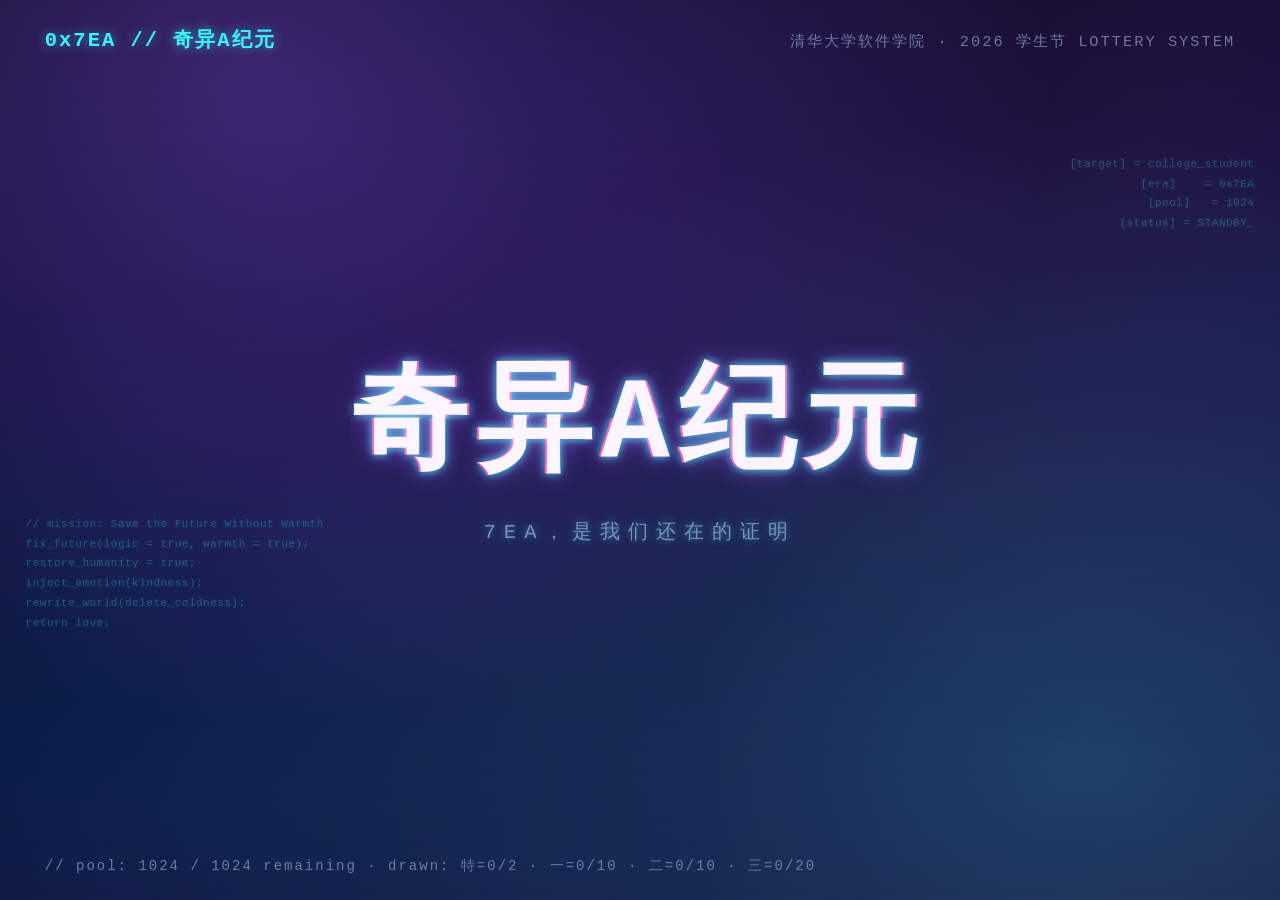
<file: index.html>
<!DOCTYPE html>
<html lang="zh-CN">
<head>
<meta charset="UTF-8">
<title>0x7EA · 奇异A纪元 抽奖系统</title>
<link rel="stylesheet" href="css/base.css">
<link rel="stylesheet" href="css/lottery.css">
</head>
<body>
<div class="code-deco left">
// mission: Save the Future Without Warmth
fix_future(logic = true, warmth = true);
restore_humanity = true;
inject_emotion(kindness);
rewrite_world(delete_coldness);
return love;
</div>
<div class="code-deco right">
[target] = college_student
[era]    = 0x7EA
[pool]   = 1024
[status] = STANDBY_
</div>

<div class="page">
  <div class="topbar">
    <span class="brand">0x7EA // 奇异A纪元</span>
    <span class="subtitle">清华大学软件学院 · 2026 学生节 LOTTERY SYSTEM</span>
  </div>

  <div class="hero hero-simple">
    <h1 class="glitch title-main" data-text="奇异A纪元">奇异A纪元</h1>
    <div class="title-sub">7EA，是我们还在的证明</div>
  </div>

  <div class="statusbar">
    <span id="pool-status">// pool: loading...</span>
    <span class="hint">&nbsp;</span>
  </div>
</div>

<script src="js/hex.js"></script>
<script src="js/state.js"></script>
<script src="js/manual.js"></script>
<script>
  function updateStatus() {
    const total = 1024;
    const remain = State.remaining();
    const grand = State.count('grand');
    const first = State.count('first');
    const second = State.count('second');
    const third = State.count('third');
    document.getElementById('pool-status').textContent =
      `// pool: ${remain} / ${total} remaining · drawn: 特=${grand}/2 · 一=${first}/10 · 二=${second}/10 · 三=${third}/20`;
  }
  updateStatus();
  window.addEventListener('storage', updateStatus);
  window.addEventListener('focus', updateStatus);

  Manual.init([
    { keys: ['0'], desc: '进入特等奖抽奖' },
    { keys: ['1'], desc: '进入一等奖抽奖（十连）' },
    { keys: ['2'], desc: '进入二等奖抽奖（十连）' },
    { keys: ['3'], desc: '进入三等奖抽奖（十连）' },
    { keys: ['A'], desc: '进入历史记录（后台管理 / 导出 / 重置）' },
    { keys: ['H'], desc: '显示本手册（再按一次关闭）' },
  ], [
    {
      title: '特等奖流程 · 共 2 名（每名 1 次）',
      steps: [
        '主页 <kbd>0</kbd> → 进入特等奖页',
        '<kbd>Space</kbd> 开始方向滚动 → 再按 <kbd>Space</kbd> 定格「前/后」，之后自动进入年份阶段',
        '<kbd>Space</kbd> 开始年份滚动 → 再按 <kbd>Space</kbd> 定格三位十六进制（号码自动入库）',
        '<kbd>Enter</kbd> 进入归零过渡，准备抽第 2 名',
        '重复一次以上步骤，2 名特等奖完成',
      ],
    },
    {
      title: '一等奖流程 · 共 10 名（1 轮十连）',
      steps: [
        '主页 <kbd>1</kbd> → 进入一等奖十连页',
        '<kbd>Space</kbd> 开始滚动（10 格同时）→ 再按 <kbd>Space</kbd> 依次定格',
        '<kbd>Enter</kbd> 归档本轮 10 个号码，过渡归零，一等奖完成',
      ],
    },
    {
      title: '二等奖流程 · 共 10 名（1 轮十连）',
      steps: [
        '主页 <kbd>2</kbd> → 进入二等奖十连页',
        '<kbd>Space</kbd> 开始滚动（10 格同时）→ 再按 <kbd>Space</kbd> 依次定格',
        '<kbd>Enter</kbd> 归档本轮 10 个号码，过渡归零，二等奖完成',
      ],
    },
    {
      title: '三等奖流程 · 共 20 名（2 轮十连，编号 01-20 累计）',
      steps: [
        '主页 <kbd>3</kbd> → 进入三等奖十连页（本轮编号 01-10）',
        '<kbd>Space</kbd> 开始 → <kbd>Space</kbd> 定格 → <kbd>Enter</kbd> 归档',
        '过渡归零后自动进入下一轮（编号 11-20），合计 20 人',
      ],
    },
    {
      title: '其他',
      steps: [
        '<kbd>A</kbd> 任意时刻进入历史记录 / 导出 CSV / 重置',
        '历史页 <kbd>B</kbd> 返回主页；<kbd>H</kbd> 打开本手册',
      ],
    },
  ]);

  document.addEventListener('keydown', (e) => {
    if (e.key === '0') location.href = 'draw-single.html';
    else if (e.key === '1') location.href = 'draw-ten.html?prize=first';
    else if (e.key === '2') location.href = 'draw-ten.html?prize=second';
    else if (e.key === '3') location.href = 'draw-ten.html?prize=third';
    else if (e.key === 'a' || e.key === 'A') location.href = 'admin.html';
  });
</script>
</body>
</html>
</file>
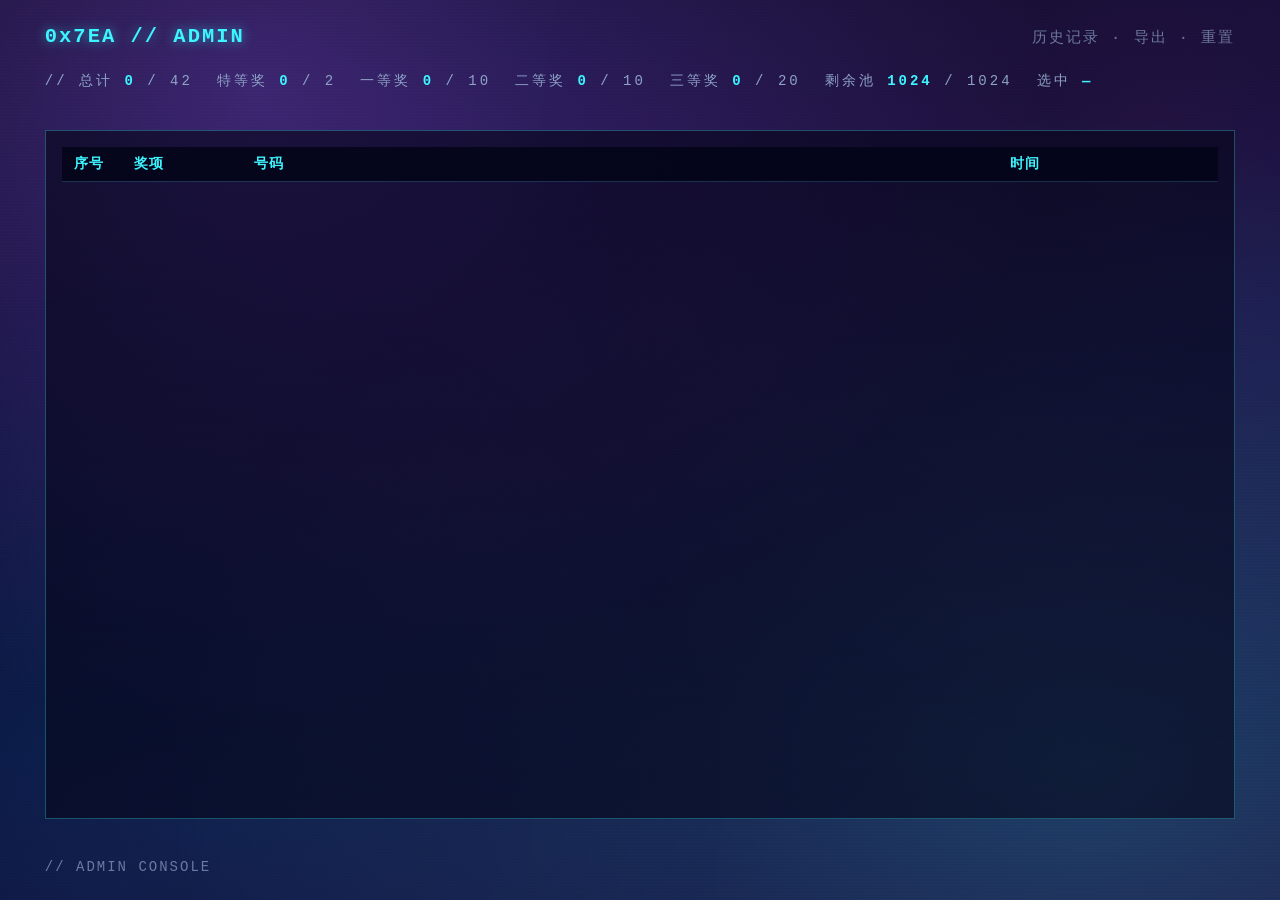
<file: admin.html>
<!DOCTYPE html>
<html lang="zh-CN">
<head>
<meta charset="UTF-8">
<title>历史 · 后台 · 0x7EA</title>
<link rel="stylesheet" href="css/base.css">
<link rel="stylesheet" href="css/lottery.css">
<style>
  html, body { overflow: auto; }
  .page { height: auto; min-height: 100vh; }
</style>
</head>
<body>

<div class="page">
  <div class="topbar">
    <span class="brand">0x7EA // ADMIN</span>
    <span class="subtitle">历史记录 · 导出 · 重置</span>
  </div>

  <div class="summary" id="summary" style="margin: 24px 0;"></div>

  <div class="history">
    <table>
      <thead>
        <tr>
          <th style="width: 60px;">序号</th>
          <th style="width: 120px;">奖项</th>
          <th>号码</th>
          <th style="width: 220px;">时间</th>
        </tr>
      </thead>
      <tbody id="tbody"></tbody>
    </table>
  </div>

  <div class="statusbar">
    <span>// ADMIN CONSOLE</span>
    <span class="hint">&nbsp;</span>
  </div>
</div>

<div class="toast" id="toast"></div>

<script src="js/hex.js"></script>
<script src="js/state.js"></script>
<script src="js/manual.js"></script>
<script>
  const PRIZE_NAMES = { grand: '特等奖', first: '一等奖', second: '二等奖', third: '三等奖' };
  const PRIZE_CLASS = { grand: 'prize-grand', first: 'prize-first', second: 'prize-second', third: 'prize-third' };

  let selectedIdx = -1;

  function render() {
    const records = State.load();
    const tbody = document.getElementById('tbody');
    tbody.innerHTML = '';

    if (records.length === 0) {
      selectedIdx = -1;
    } else if (selectedIdx < 0 || selectedIdx >= records.length) {
      selectedIdx = Math.max(0, Math.min(selectedIdx, records.length - 1));
      if (records.length > 0 && selectedIdx < 0) selectedIdx = 0;
    }

    records.forEach((r, i) => {
      const tr = document.createElement('tr');
      if (i === selectedIdx) tr.classList.add('selected');
      const hex = '0x' + r.hex.toString(16).toUpperCase().padStart(3, '0');
      const era = r.era === 'BC' ? '公元前' : '公元后';
      tr.innerHTML = `
        <td>${i + 1}</td>
        <td class="${PRIZE_CLASS[r.prize] || ''}">${PRIZE_NAMES[r.prize] || r.prize}</td>
        <td>${era} ${hex} 纪元</td>
        <td>${new Date(r.time).toLocaleString('zh-CN')}</td>
      `;
      tr.addEventListener('click', () => { selectedIdx = i; render(); });
      tbody.appendChild(tr);
    });

    const grand = State.count('grand');
    const first = State.count('first');
    const second = State.count('second');
    const third = State.count('third');
    const total = State.count();
    document.getElementById('summary').innerHTML = `
      <span>// 总计 <strong>${total}</strong> / 42</span>
      <span>特等奖 <strong>${grand}</strong> / 2</span>
      <span>一等奖 <strong>${first}</strong> / 10</span>
      <span>二等奖 <strong>${second}</strong> / 10</span>
      <span>三等奖 <strong>${third}</strong> / 20</span>
      <span>剩余池 <strong>${State.remaining()}</strong> / 1024</span>
      <span>选中 <strong>${selectedIdx >= 0 ? '#' + (selectedIdx + 1) : '—'}</strong></span>
    `;

    // 滚动选中行到可见区域
    if (selectedIdx >= 0) {
      const row = tbody.children[selectedIdx];
      if (row) row.scrollIntoView({ block: 'nearest', behavior: 'smooth' });
    }
  }

  function showToast(msg, danger) {
    const toast = document.getElementById('toast');
    toast.textContent = msg;
    toast.className = 'toast show' + (danger ? ' danger' : '');
    clearTimeout(showToast._t);
    showToast._t = setTimeout(() => toast.className = 'toast', 1800);
  }

  function exportCSV() {
    const records = State.load();
    if (!records.length) return showToast('暂无记录可导出', true);
    const csv = '﻿' + State.toCSV();
    const blob = new Blob([csv], { type: 'text/csv;charset=utf-8' });
    const a = document.createElement('a');
    a.href = URL.createObjectURL(blob);
    a.download = `lottery-0x7EA-${new Date().toISOString().slice(0,10)}.csv`;
    a.click();
    URL.revokeObjectURL(a.href);
    showToast('已导出 CSV');
  }

  function deleteSelected() {
    const records = State.load();
    if (!records.length) return showToast('暂无记录', true);
    if (selectedIdx < 0 || selectedIdx >= records.length) return showToast('请先用 ↑↓ 选择一条', true);
    const r = records[selectedIdx];
    const hex = '0x' + r.hex.toString(16).toUpperCase().padStart(3, '0');
    const era = r.era === 'BC' ? '公元前' : '公元后';
    const name = `${PRIZE_NAMES[r.prize]} · ${era} ${hex} 纪元`;
    if (!confirm(`确认删除第 ${selectedIdx + 1} 条？\n\n${name}`)) return;
    State.remove(selectedIdx);
    // 保持选中位置：删除后索引不变（会自动落到原位置的下一条）
    render();
    showToast('已删除');
  }

  function resetAll() {
    if (!State.load().length) return showToast('已是空状态', true);
    if (!confirm('确认重置所有抽奖记录？此操作不可撤销。')) return;
    if (!confirm('再次确认 · 所有中奖号码将被清除。继续？')) return;
    State.reset();
    selectedIdx = -1;
    render();
    showToast('已重置');
  }

  function moveSelection(delta) {
    const records = State.load();
    if (!records.length) return;
    if (selectedIdx < 0) selectedIdx = delta > 0 ? 0 : records.length - 1;
    else selectedIdx = Math.max(0, Math.min(records.length - 1, selectedIdx + delta));
    render();
  }

  Manual.init([
    { keys: ['↑'], desc: '选择上一条' },
    { keys: ['↓'], desc: '选择下一条' },
    { keys: ['Home'], desc: '选择第一条' },
    { keys: ['End'], desc: '选择最后一条' },
    { keys: ['D'], desc: '删除当前选中条目（二次确认）' },
    { keys: ['Delete'], desc: '同上' },
    { keys: ['E'], desc: '导出 CSV 到下载目录' },
    { keys: ['R'], desc: '重置全部（两次确认）' },
    { keys: ['B'], desc: '返回主页' },
    { keys: ['H'], desc: '显示本手册（再按一次关闭）' },
  ]);

  document.addEventListener('keydown', (e) => {
    if (e.key === 'ArrowUp')   { e.preventDefault(); moveSelection(-1); }
    else if (e.key === 'ArrowDown') { e.preventDefault(); moveSelection(1); }
    else if (e.key === 'Home') { e.preventDefault(); selectedIdx = 0; render(); }
    else if (e.key === 'End')  { e.preventDefault(); selectedIdx = State.load().length - 1; render(); }
    else if (e.key === 'd' || e.key === 'D' || e.key === 'Delete' || e.key === 'Backspace') {
      e.preventDefault(); deleteSelected();
    }
    else if (e.key === 'e' || e.key === 'E') { e.preventDefault(); exportCSV(); }
    else if (e.key === 'r' || e.key === 'R') { e.preventDefault(); resetAll(); }
    else if (e.key === 'b' || e.key === 'B') location.href = 'index.html';
  });

  // 默认选中第一条
  if (State.load().length > 0) selectedIdx = 0;
  render();
</script>
</body>
</html>
</file>
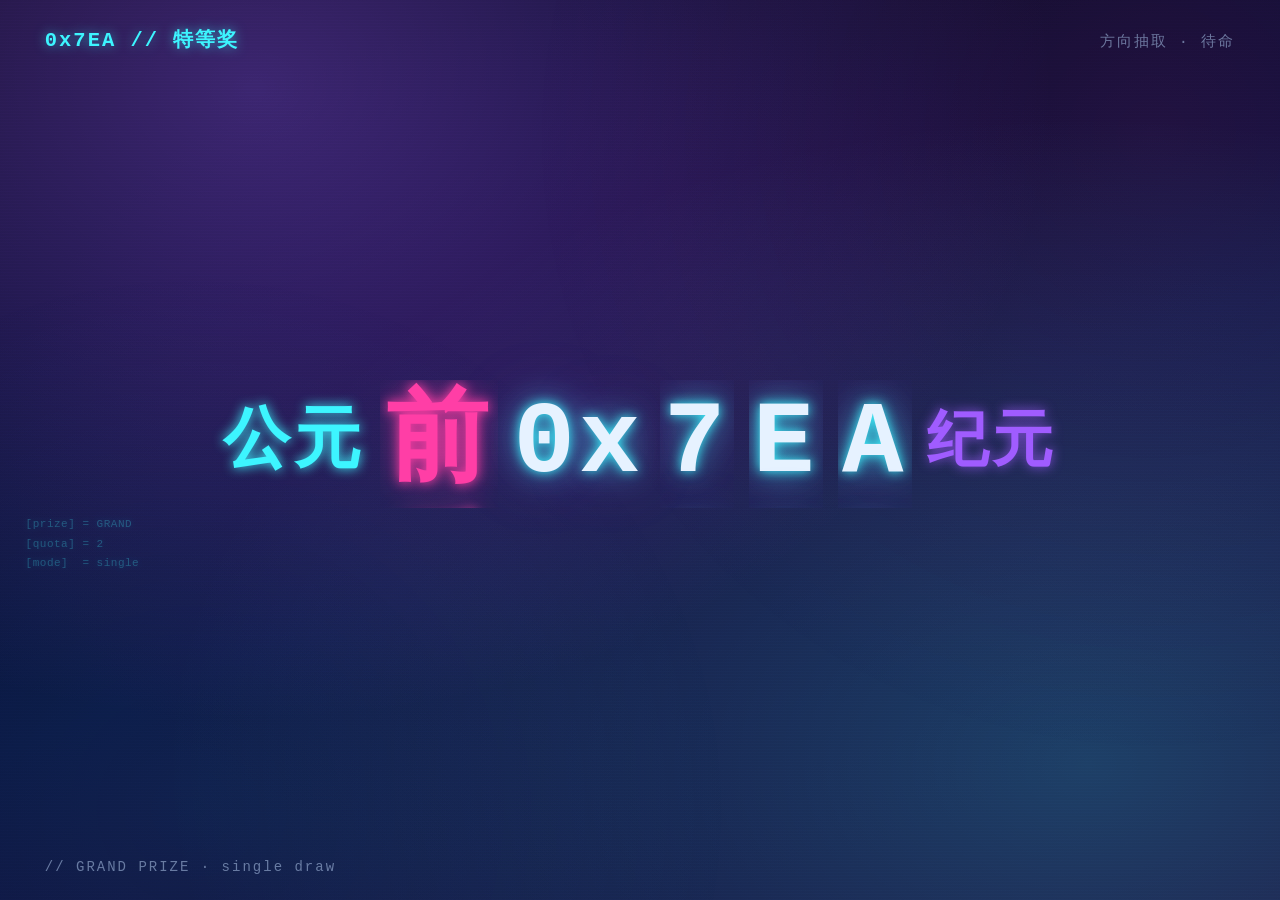
<file: draw-single.html>
<!DOCTYPE html>
<html lang="zh-CN">
<head>
<meta charset="UTF-8">
<title>抽 · 特等奖 · 0x7EA</title>
<link rel="stylesheet" href="css/base.css">
<link rel="stylesheet" href="css/lottery.css">
</head>
<body>
<div class="code-deco left">
[prize] = GRAND
[quota] = 2
[mode]  = single
</div>

<div class="page">
  <div class="topbar">
    <span class="brand">0x7EA // 特等奖</span>
    <span class="subtitle" id="stage-hint">待命</span>
  </div>

  <div class="hero">
    <div class="number-display">
      <span class="prefix">公元</span>
      <span class="era-reel" id="era-reel"></span>
      <span>0x</span>
      <span class="hex-reel" id="hex-0"></span>
      <span class="hex-reel" id="hex-1"></span>
      <span class="hex-reel" id="hex-2"></span>
      <span class="suffix">纪元</span>
    </div>
  </div>

  <div class="statusbar">
    <span>// GRAND PRIZE · single draw</span>
    <span class="hint">&nbsp;</span>
  </div>
</div>

<div class="confetti" id="confetti"></div>
<div class="toast" id="toast"></div>

<script src="js/hex.js"></script>
<script src="js/state.js"></script>
<script src="js/roller.js"></script>
<script src="js/manual.js"></script>
<script src="js/single.js"></script>
<script>
  Manual.init([
    { keys: ['Space'], desc: '开始 / 停止滚动（方向完成后自动进入年份阶段）' },
    { keys: ['Enter'], desc: '年份完成后：过渡归零，抽下一名' },
    { keys: ['A'], desc: '进入历史记录（后台管理 / 导出 / 重置）' },
    { keys: ['B'], desc: '返回主页' },
    { keys: ['H'], desc: '显示本手册（再按一次关闭）' },
  ], [
    {
      title: '特等奖抽取步骤（每名）',
      steps: [
        '<kbd>Space</kbd> 开始方向滚动',
        '<kbd>Space</kbd> 定格「前/后」（自动进入年份阶段）',
        '<kbd>Space</kbd> 开始年份滚动',
        '<kbd>Space</kbd> 定格三位十六进制 → 号码自动入库',
        '<kbd>Enter</kbd> 过渡归零，准备下一名',
      ],
    },
  ]);
</script>
</body>
</html>
</file>
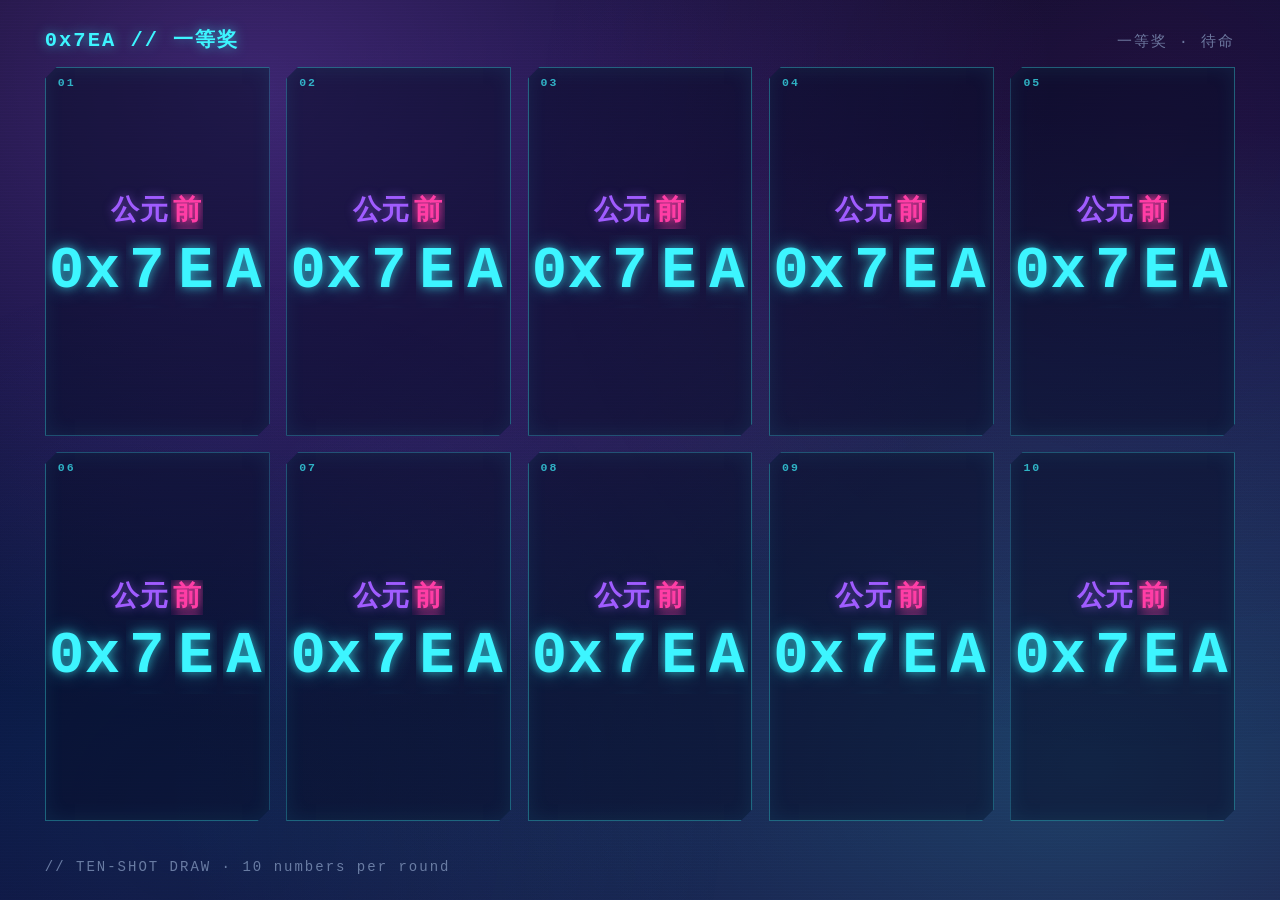
<file: draw-ten.html>
<!DOCTYPE html>
<html lang="zh-CN">
<head>
<meta charset="UTF-8">
<title>十连抽 · 0x7EA</title>
<link rel="stylesheet" href="css/base.css">
<link rel="stylesheet" href="css/lottery.css">
</head>
<body>

<div class="page">
  <div class="topbar">
    <span class="brand">0x7EA // <span id="prize-label">十连抽</span></span>
    <span class="subtitle" id="stage-hint">待命</span>
  </div>

  <div class="grid-10" id="grid"></div>

  <div class="statusbar">
    <span>// TEN-SHOT DRAW · 10 numbers per round</span>
    <span class="hint">&nbsp;</span>
  </div>
</div>

<div class="toast" id="toast"></div>

<script src="js/hex.js"></script>
<script src="js/state.js"></script>
<script src="js/roller.js"></script>
<script src="js/manual.js"></script>
<script src="js/ten.js"></script>
<script>
  Manual.init([
    { keys: ['Space'], desc: '开始 / 停止滚动（10 格同时）' },
    { keys: ['Enter'], desc: '停止后：确认并归档本轮 10 个号码（归零过渡）' },
    { keys: ['A'], desc: '进入历史记录（后台管理 / 导出 / 重置）' },
    { keys: ['B'], desc: '返回主页' },
    { keys: ['H'], desc: '显示本手册（再按一次关闭）' },
  ], [
    {
      title: '十连抽流程（每轮）',
      steps: [
        '<kbd>Space</kbd> 开始 10 格同时滚动',
        '<kbd>Space</kbd> 所有格依次定格',
        '<kbd>Enter</kbd> 归档本轮 10 个号码 → 过渡归零',
      ],
    },
    {
      title: '一等奖共 10 名（1 轮）',
      steps: [
        '本页完成 1 轮十连 → 一等奖完成',
      ],
    },
    {
      title: '二等奖共 10 名（1 轮）',
      steps: [
        '本页完成 1 轮十连 → 二等奖完成',
      ],
    },
    {
      title: '三等奖共 20 名（2 轮，编号 01-20 累计）',
      steps: [
        '第 1 轮：编号 01-10',
        '过渡归零后自动进入第 2 轮：编号 11-20',
      ],
    },
  ]);
</script>
</body>
</html>
</file>
<file: css/base.css>
/* css/base.css — 全局变量、背景、字体、标题、按钮 */

:root {
  --bg-0: #05061a;
  --bg-1: #0a1140;
  --bg-2: #1a0a3a;
  --neon-cyan: #3df5ff;
  --neon-cyan-soft: rgba(61, 245, 255, 0.55);
  --neon-violet: #a05cff;
  --neon-pink: #ff3ea6;
  --text: #e6f2ff;
  --text-dim: #8ea3c8;
  --danger: #ff5577;
  --mono: "JetBrains Mono", "Fira Code", "SF Mono", Menlo, Consolas, "Liberation Mono", monospace;
  --sans: -apple-system, "PingFang SC", "Microsoft YaHei", "Segoe UI", sans-serif;
}

* { box-sizing: border-box; margin: 0; padding: 0; }

html, body {
  width: 100%;
  height: 100%;
  font-family: var(--sans);
  color: var(--text);
  background: var(--bg-0);
  overflow: hidden;
}

body {
  background:
    radial-gradient(ellipse at 20% 10%, rgba(160, 92, 255, 0.35), transparent 55%),
    radial-gradient(ellipse at 85% 85%, rgba(61, 245, 255, 0.22), transparent 60%),
    radial-gradient(ellipse at 50% 50%, rgba(26, 10, 58, 0.9), transparent 70%),
    linear-gradient(160deg, var(--bg-0) 0%, var(--bg-1) 55%, var(--bg-2) 100%);
  min-height: 100vh;
  position: relative;
}

/* 扫描线 + 噪点覆盖层 */
body::before {
  content: '';
  position: fixed;
  inset: 0;
  pointer-events: none;
  background-image: repeating-linear-gradient(
    0deg,
    rgba(255, 255, 255, 0.03) 0px,
    rgba(255, 255, 255, 0.03) 1px,
    transparent 1px,
    transparent 3px
  );
  mix-blend-mode: overlay;
  z-index: 1;
}

body::after {
  content: '';
  position: fixed;
  inset: 0;
  pointer-events: none;
  background:
    radial-gradient(circle at 15% 90%, rgba(61, 245, 255, 0.08), transparent 40%),
    radial-gradient(circle at 90% 15%, rgba(255, 62, 166, 0.1), transparent 45%);
  z-index: 1;
}

/* 漂浮代码碎片 */
.code-deco {
  position: fixed;
  font-family: var(--mono);
  font-size: 11px;
  color: var(--neon-cyan);
  opacity: 0.28;
  letter-spacing: 0.5px;
  line-height: 1.8;
  pointer-events: none;
  z-index: 1;
  white-space: pre;
  text-shadow: 0 0 6px var(--neon-cyan-soft);
}
.code-deco.left { left: 2vw; top: 55vh; }
.code-deco.right { right: 2vw; top: 15vh; text-align: right; }

/* 页面容器（针对 9:5 / 1800×1000 投影屏设计，视口按 vw/vh 自适应） */
.page {
  position: relative;
  width: 100%;
  height: 100vh;
  z-index: 2;
  display: flex;
  flex-direction: column;
  padding: clamp(20px, 2.8vh, 40px) clamp(28px, 3.5vw, 64px);
}

/* 顶栏 */
.topbar {
  display: flex;
  align-items: baseline;
  justify-content: space-between;
  font-family: var(--mono);
  color: var(--text-dim);
  font-size: clamp(12px, 1.2vw, 16px);
  letter-spacing: 2px;
}
.topbar .brand {
  color: var(--neon-cyan);
  font-weight: 700;
  font-size: clamp(16px, 1.6vw, 22px);
  text-shadow: 0 0 12px var(--neon-cyan-soft);
}
.topbar .subtitle {
  opacity: 0.7;
}

/* 主标题 — 故障字效 */
.hero {
  flex: 1;
  display: flex;
  flex-direction: column;
  align-items: center;
  justify-content: center;
  gap: clamp(24px, 4vh, 48px);
  text-align: center;
}

.glitch {
  position: relative;
  font-family: var(--mono);
  font-weight: 800;
  letter-spacing: 0.08em;
  color: var(--text);
  text-shadow:
    0 0 10px var(--neon-cyan-soft),
    0 0 24px rgba(160, 92, 255, 0.35);
}
.glitch::before,
.glitch::after {
  content: attr(data-text);
  position: absolute;
  inset: 0;
  overflow: hidden;
  color: var(--neon-pink);
  mix-blend-mode: screen;
  pointer-events: none;
}
.glitch::before {
  transform: translate(2px, 0);
  clip-path: inset(0 0 50% 0);
  animation: glitch-a 3.2s infinite steps(1);
}
.glitch::after {
  transform: translate(-2px, 0);
  clip-path: inset(50% 0 0 0);
  animation: glitch-b 2.7s infinite steps(1);
}
@keyframes glitch-a {
  0%, 92%, 100% { transform: translate(2px, 0); }
  93% { transform: translate(-3px, 1px); }
  94% { transform: translate(4px, -1px); }
  95% { transform: translate(-2px, 2px); }
}
@keyframes glitch-b {
  0%, 90%, 100% { transform: translate(-2px, 0); }
  91% { transform: translate(3px, -1px); }
  92% { transform: translate(-4px, 2px); }
  93% { transform: translate(1px, 1px); }
}

.title-main {
  font-size: clamp(40px, 7vw, 108px);
}
.title-sub {
  font-family: var(--mono);
  color: var(--text-dim);
  font-size: clamp(14px, 1.6vw, 22px);
  letter-spacing: 6px;
  text-shadow: 0 0 8px var(--neon-cyan-soft);
}

/* 按钮 */
.btn-row {
  display: flex;
  gap: clamp(16px, 2vw, 32px);
  flex-wrap: wrap;
  justify-content: center;
}

.btn {
  font-family: var(--mono);
  font-weight: 700;
  font-size: clamp(14px, 1.3vw, 18px);
  letter-spacing: 4px;
  color: var(--neon-cyan);
  background: rgba(8, 14, 40, 0.6);
  border: 1px solid var(--neon-cyan);
  padding: clamp(14px, 1.6vh, 20px) clamp(24px, 3vw, 44px);
  cursor: pointer;
  position: relative;
  transition: all 0.18s ease;
  text-decoration: none;
  text-transform: uppercase;
  box-shadow:
    inset 0 0 12px rgba(61, 245, 255, 0.15),
    0 0 18px rgba(61, 245, 255, 0.2);
  clip-path: polygon(10px 0, 100% 0, 100% calc(100% - 10px), calc(100% - 10px) 100%, 0 100%, 0 10px);
}
.btn:hover:not(:disabled) {
  background: rgba(61, 245, 255, 0.12);
  box-shadow:
    inset 0 0 20px rgba(61, 245, 255, 0.35),
    0 0 32px rgba(61, 245, 255, 0.55);
  transform: translateY(-2px);
}
.btn:active:not(:disabled) {
  transform: translateY(0);
}
.btn:disabled {
  opacity: 0.35;
  cursor: not-allowed;
}
.btn.primary {
  color: var(--bg-0);
  background: var(--neon-cyan);
  border-color: var(--neon-cyan);
  text-shadow: 0 0 4px rgba(0,0,0,0.4);
}
.btn.primary:hover:not(:disabled) {
  background: #6dfaff;
  box-shadow: 0 0 40px var(--neon-cyan), inset 0 0 20px rgba(255,255,255,0.4);
}
.btn.violet {
  color: var(--neon-violet);
  border-color: var(--neon-violet);
  box-shadow: inset 0 0 12px rgba(160, 92, 255, 0.2), 0 0 18px rgba(160, 92, 255, 0.3);
}
.btn.violet:hover:not(:disabled) {
  background: rgba(160, 92, 255, 0.15);
  box-shadow: inset 0 0 24px rgba(160, 92, 255, 0.4), 0 0 32px var(--neon-violet);
}
.btn.danger {
  color: var(--danger);
  border-color: var(--danger);
  box-shadow: inset 0 0 12px rgba(255, 85, 119, 0.2), 0 0 18px rgba(255, 85, 119, 0.3);
}

/* 底部状态栏 */
.statusbar {
  display: flex;
  justify-content: space-between;
  font-family: var(--mono);
  color: var(--text-dim);
  font-size: clamp(11px, 1.1vw, 14px);
  letter-spacing: 2px;
  margin-top: 24px;
  opacity: 0.7;
}
.statusbar .hint {
  color: var(--neon-cyan);
}

/* 提示条 */
.toast {
  position: fixed;
  bottom: 8vh;
  left: 50%;
  transform: translateX(-50%);
  background: rgba(5, 6, 26, 0.9);
  border: 1px solid var(--neon-cyan);
  color: var(--neon-cyan);
  font-family: var(--mono);
  padding: 14px 28px;
  letter-spacing: 3px;
  z-index: 100;
  box-shadow: 0 0 30px rgba(61, 245, 255, 0.4);
  opacity: 0;
  transition: opacity 0.3s;
  pointer-events: none;
}
.toast.show { opacity: 1; }
.toast.danger { border-color: var(--danger); color: var(--danger); box-shadow: 0 0 30px rgba(255, 85, 119, 0.4); }

/* === 快捷键手册弹层 === */
.manual-overlay {
  position: fixed;
  inset: 0;
  background: rgba(5, 6, 26, 0.92);
  backdrop-filter: blur(8px);
  z-index: 200;
  display: flex;
  align-items: center;
  justify-content: center;
  opacity: 0;
  pointer-events: none;
  transition: opacity 0.18s ease;
}
.manual-overlay.show {
  opacity: 1;
  pointer-events: auto;
}
.manual-panel {
  background: rgba(8, 14, 40, 0.95);
  border: 1px solid var(--neon-cyan);
  box-shadow: 0 0 60px rgba(61, 245, 255, 0.35), inset 0 0 30px rgba(61, 245, 255, 0.1);
  padding: clamp(28px, 4vh, 48px) clamp(40px, 5vw, 72px);
  min-width: 520px;
  max-width: 760px;
  max-height: 86vh;
  overflow-y: auto;
  clip-path: polygon(16px 0, 100% 0, 100% calc(100% - 16px), calc(100% - 16px) 100%, 0 100%, 0 16px);
}
.manual-title {
  font-family: var(--mono);
  font-weight: 800;
  font-size: clamp(18px, 2vw, 26px);
  color: var(--neon-cyan);
  letter-spacing: 6px;
  margin-bottom: 24px;
  text-shadow: 0 0 12px var(--neon-cyan-soft);
  text-align: center;
}
.manual-table {
  width: 100%;
  border-collapse: collapse;
  font-family: var(--mono);
}
.manual-table tr {
  border-bottom: 1px dashed rgba(61, 245, 255, 0.15);
}
.manual-table tr:last-child { border-bottom: none; }
.manual-table td {
  padding: 10px 0;
  font-size: clamp(13px, 1.1vw, 16px);
}
.manual-table .manual-keys {
  white-space: nowrap;
  padding-right: 32px;
}
.manual-table .manual-keys .sep {
  color: var(--text-dim);
  margin: 0 2px;
  font-size: 0.85em;
}
.manual-table .manual-desc {
  color: var(--text);
  letter-spacing: 2px;
}
.manual-panel kbd {
  display: inline-block;
  font-family: var(--mono);
  font-weight: 700;
  font-size: 0.95em;
  color: var(--neon-cyan);
  background: rgba(61, 245, 255, 0.1);
  border: 1px solid var(--neon-cyan);
  padding: 3px 10px;
  margin: 0 2px;
  box-shadow: 0 0 10px rgba(61, 245, 255, 0.3), inset 0 0 6px rgba(61, 245, 255, 0.15);
  letter-spacing: 1px;
  min-width: 28px;
  text-align: center;
}
.manual-footer {
  font-family: var(--mono);
  color: var(--text-dim);
  text-align: center;
  margin-top: 24px;
  font-size: 13px;
  letter-spacing: 3px;
  opacity: 0.7;
}

.manual-section {
  margin-top: 22px;
  padding-top: 16px;
  border-top: 1px dashed rgba(61, 245, 255, 0.25);
  font-family: var(--mono);
}
.manual-section-title {
  color: var(--neon-cyan);
  font-weight: 700;
  letter-spacing: 4px;
  font-size: clamp(13px, 1.1vw, 16px);
  margin-bottom: 10px;
  text-shadow: 0 0 8px var(--neon-cyan-soft);
}
.manual-section-list {
  padding-left: 22px;
  color: var(--text);
  line-height: 1.7;
  font-size: clamp(12px, 1vw, 14px);
  letter-spacing: 1px;
}
.manual-section-list li {
  margin-bottom: 2px;
}
.manual-section-list kbd {
  display: inline-block;
  font-family: var(--mono);
  font-weight: 700;
  font-size: 0.9em;
  color: var(--neon-cyan);
  background: rgba(61, 245, 255, 0.08);
  border: 1px solid rgba(61, 245, 255, 0.6);
  padding: 1px 6px;
  margin: 0 2px;
}
</file>
<file: css/lottery.css>
/* css/lottery.css — 抽奖专属：滚轮、号码框、粒子
   注意：reel 高度统一用 1.25em，避免字形上下沿被 overflow:hidden 裁掉。 */

/* === 通用 Reel 样式（所有场景共享） === */
.era-reel,
.hex-reel {
  display: inline-block;
  height: 1.25em;
  overflow: hidden;
  position: relative;
  vertical-align: middle;
}
.era-reel { width: 1.15em; }
.hex-reel { width: 0.72em; }

.era-strip,
.hex-strip {
  display: flex;
  flex-direction: column;
  will-change: transform;
}
.era-strip span,
.hex-strip span {
  display: block;
  height: 1.25em;
  line-height: 1.25em;
  text-align: center;
}
.era-reel.locked,
.hex-reel.locked {
  animation: lock-flash 0.5s ease;
}
@keyframes lock-flash {
  0% { filter: brightness(2.5) drop-shadow(0 0 20px var(--neon-cyan)); }
  50% { filter: brightness(1.8); }
  100% { filter: brightness(1); }
}

/* === 特等奖大号显示 === */
.number-display {
  display: flex;
  align-items: center;
  justify-content: center;
  gap: clamp(10px, 1.2vw, 20px);
  font-family: var(--mono);
  font-weight: 800;
  font-size: clamp(44px, 8vw, 128px);
  letter-spacing: 0.04em;
  line-height: 1.25;
  color: var(--text);
  text-shadow:
    0 0 12px var(--neon-cyan),
    0 0 32px rgba(61, 245, 255, 0.6),
    0 0 64px rgba(160, 92, 255, 0.4);
  padding: 0.15em 0;
}
.number-display .label,
.number-display .suffix {
  color: var(--neon-violet);
  font-size: 0.6em;
  text-shadow: 0 0 12px rgba(160, 92, 255, 0.8);
}
.number-display .prefix {
  color: var(--neon-cyan);
  font-size: 0.65em;
  text-shadow: 0 0 12px var(--neon-cyan);
}
.number-display .era-reel {
  color: var(--neon-pink);
  text-shadow:
    0 0 12px var(--neon-pink),
    0 0 28px rgba(255, 62, 166, 0.6);
}

/* === 十连抽 · 5×2 栅格 === */
.grid-10 {
  flex: 1;
  display: grid;
  grid-template-columns: repeat(5, 1fr);
  grid-template-rows: repeat(2, 1fr);
  gap: clamp(10px, 1.3vw, 18px);
  padding: clamp(12px, 1.5vh, 24px) 0;
}

.cell {
  position: relative;
  background: rgba(8, 14, 40, 0.55);
  border: 1px solid rgba(61, 245, 255, 0.35);
  display: flex;
  align-items: center;
  justify-content: center;
  font-family: var(--mono);
  font-weight: 700;
  letter-spacing: 0.03em;
  clip-path: polygon(12px 0, 100% 0, 100% calc(100% - 12px), calc(100% - 12px) 100%, 0 100%, 0 12px);
  box-shadow:
    inset 0 0 20px rgba(61, 245, 255, 0.08),
    0 0 18px rgba(61, 245, 255, 0.12);
  padding: clamp(14px, 1.8vh, 22px) clamp(10px, 1.2vw, 16px);
  transition: border-color 500ms ease, box-shadow 500ms ease;
  overflow: hidden;
}

.cell::before {
  content: attr(data-idx);
  position: absolute;
  top: 8px;
  left: 12px;
  font-family: var(--mono);
  font-size: clamp(10px, 0.9vw, 13px);
  color: var(--neon-cyan);
  opacity: 0.7;
  letter-spacing: 2px;
  z-index: 2;
}

/* 两行结构，彻底避免遮挡 */
.cell-display {
  display: flex;
  flex-direction: column;
  align-items: center;
  justify-content: center;
  gap: clamp(4px, 0.6vh, 10px);
  width: 100%;
}

.cell-line {
  display: flex;
  align-items: center;
  justify-content: center;
  gap: 0.1em;
  line-height: 1.25;
  white-space: nowrap;
}

.cell-line-top {
  font-size: clamp(18px, 2.2vw, 32px);
  color: var(--neon-violet);
  text-shadow: 0 0 10px rgba(160, 92, 255, 0.6);
}

.cell-line-top .era-reel {
  color: var(--neon-pink);
  text-shadow:
    0 0 10px var(--neon-pink),
    0 0 20px rgba(255, 62, 166, 0.6);
}

.cell-line-bottom {
  font-size: clamp(32px, 4.6vw, 68px);
  color: var(--neon-cyan);
  text-shadow:
    0 0 10px var(--neon-cyan-soft),
    0 0 20px rgba(61, 245, 255, 0.4);
}

.cell.locked {
  border-color: var(--neon-cyan);
  box-shadow:
    inset 0 0 30px rgba(61, 245, 255, 0.25),
    0 0 40px rgba(61, 245, 255, 0.45);
}

/* 粒子 */
.confetti {
  position: fixed;
  inset: 0;
  pointer-events: none;
  z-index: 60;
  overflow: hidden;
}
.confetti .piece {
  position: absolute;
  top: -20px;
  width: 8px;
  height: 14px;
  background: var(--neon-cyan);
  opacity: 0.9;
  animation: fall 3s linear forwards;
}
@keyframes fall {
  0% { transform: translateY(-50px) rotate(0deg); opacity: 1; }
  100% { transform: translateY(110vh) rotate(720deg); opacity: 0; }
}

/* 阶段提示 */
.stage-hint {
  font-family: var(--mono);
  color: var(--neon-cyan);
  letter-spacing: 6px;
  font-size: clamp(14px, 1.4vw, 18px);
  text-transform: uppercase;
  opacity: 0.85;
  text-shadow: 0 0 8px var(--neon-cyan-soft);
}

/* 首页极简 hero：仅标题 + 副标题，居中收紧间距 */
.hero.hero-simple {
  gap: clamp(16px, 2.4vh, 28px);
}
.hero.hero-simple .title-main {
  font-size: clamp(56px, 9vw, 140px);
}
.hero.hero-simple .title-sub {
  opacity: 0.85;
  letter-spacing: 8px;
}

/* admin 历史表格 */
.history {
  flex: 1;
  overflow: auto;
  border: 1px solid rgba(61, 245, 255, 0.3);
  background: rgba(5, 6, 26, 0.6);
  padding: 16px;
  font-family: var(--mono);
  font-size: 14px;
  margin: 16px 0;
}
.history table {
  width: 100%;
  border-collapse: collapse;
}
.history th, .history td {
  padding: 8px 12px;
  text-align: left;
  border-bottom: 1px solid rgba(61, 245, 255, 0.15);
  letter-spacing: 1px;
}
.history th {
  color: var(--neon-cyan);
  position: sticky;
  top: 0;
  background: rgba(5, 6, 26, 0.95);
}
.history td.prize-grand { color: var(--neon-pink); font-weight: 700; }
.history td.prize-first { color: var(--neon-violet); font-weight: 700; }
.history td.prize-second { color: var(--neon-cyan); font-weight: 700; }
.history td.prize-third { color: var(--text); }

/* 选中行（admin 键盘选择） */
.history tr.selected {
  background: rgba(61, 245, 255, 0.15);
  outline: 1px solid var(--neon-cyan);
  outline-offset: -1px;
  box-shadow: inset 0 0 24px rgba(61, 245, 255, 0.25);
}
.history tr.selected td {
  color: var(--neon-cyan) !important;
}

.summary {
  display: flex;
  flex-wrap: wrap;
  gap: 24px;
  font-family: var(--mono);
  color: var(--text-dim);
  letter-spacing: 3px;
  font-size: 14px;
  margin-bottom: 8px;
}
.summary strong {
  color: var(--neon-cyan);
  font-weight: 700;
}
</file>
